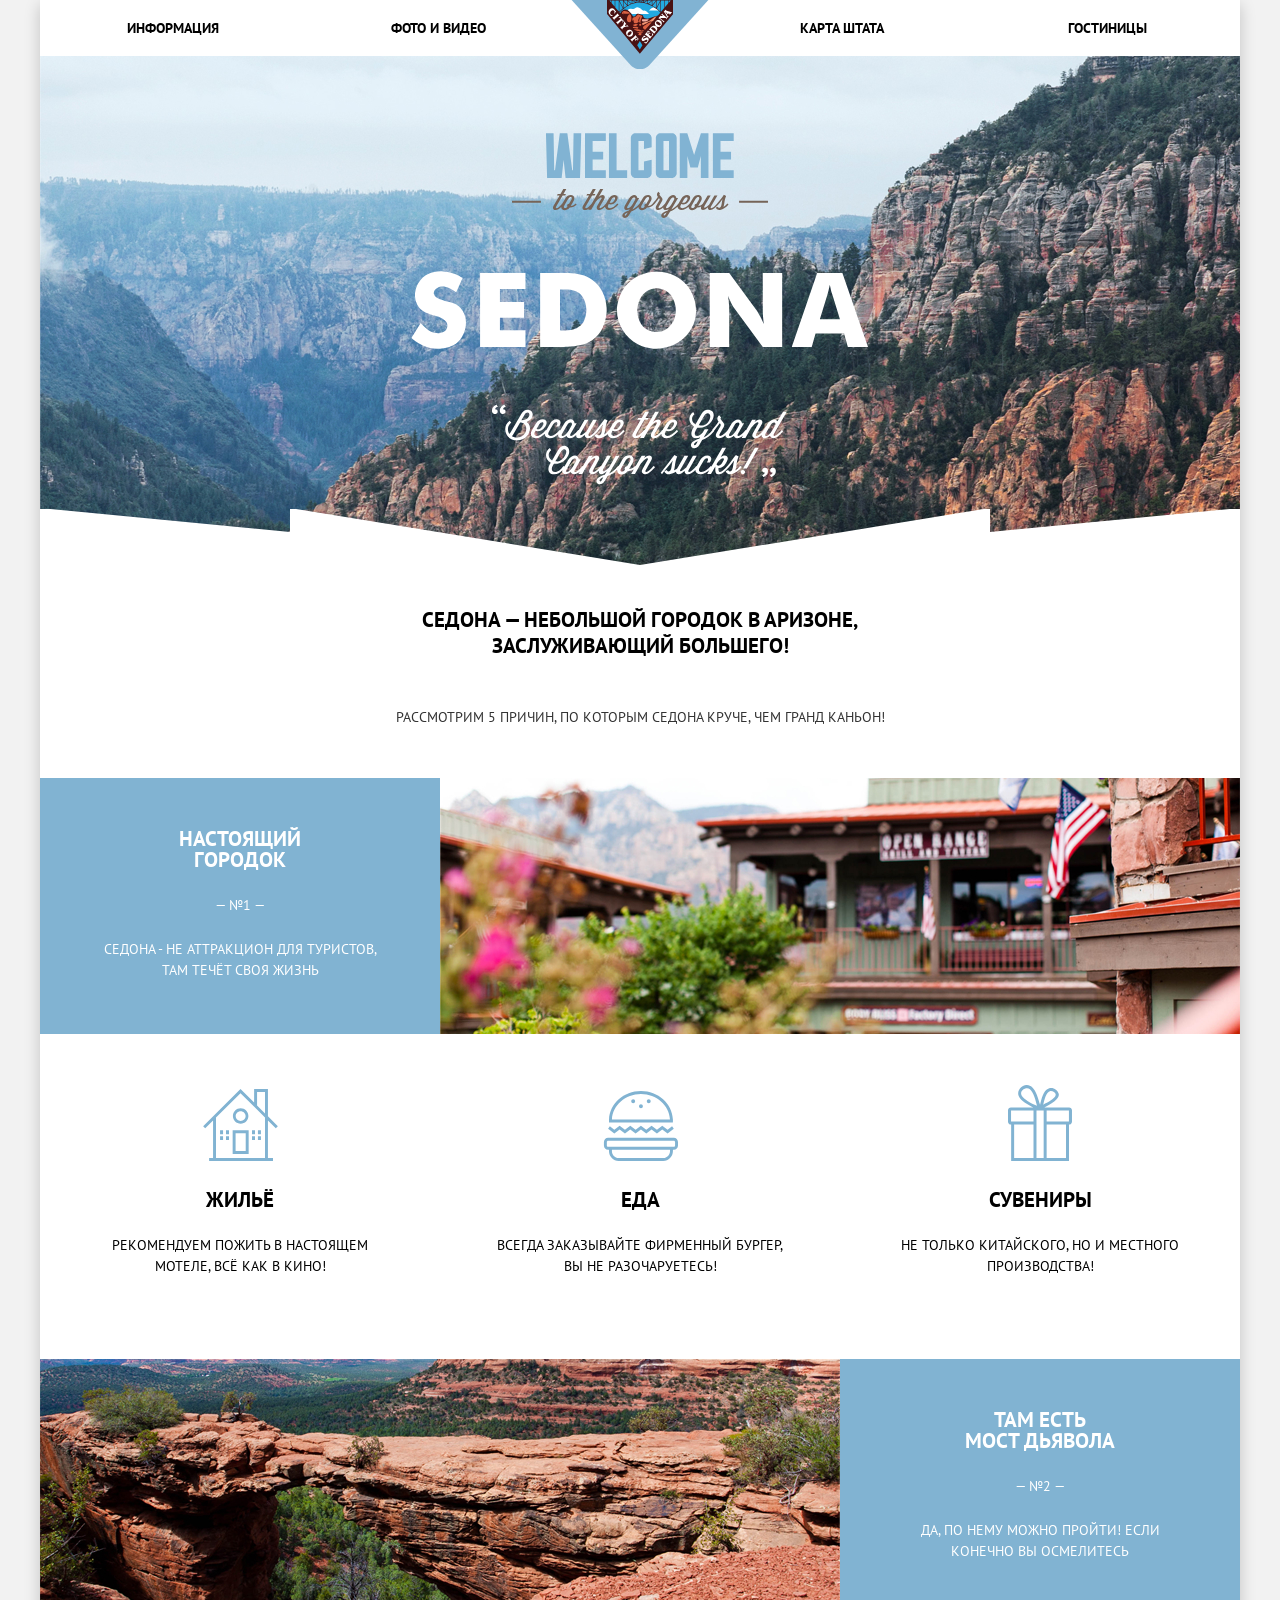
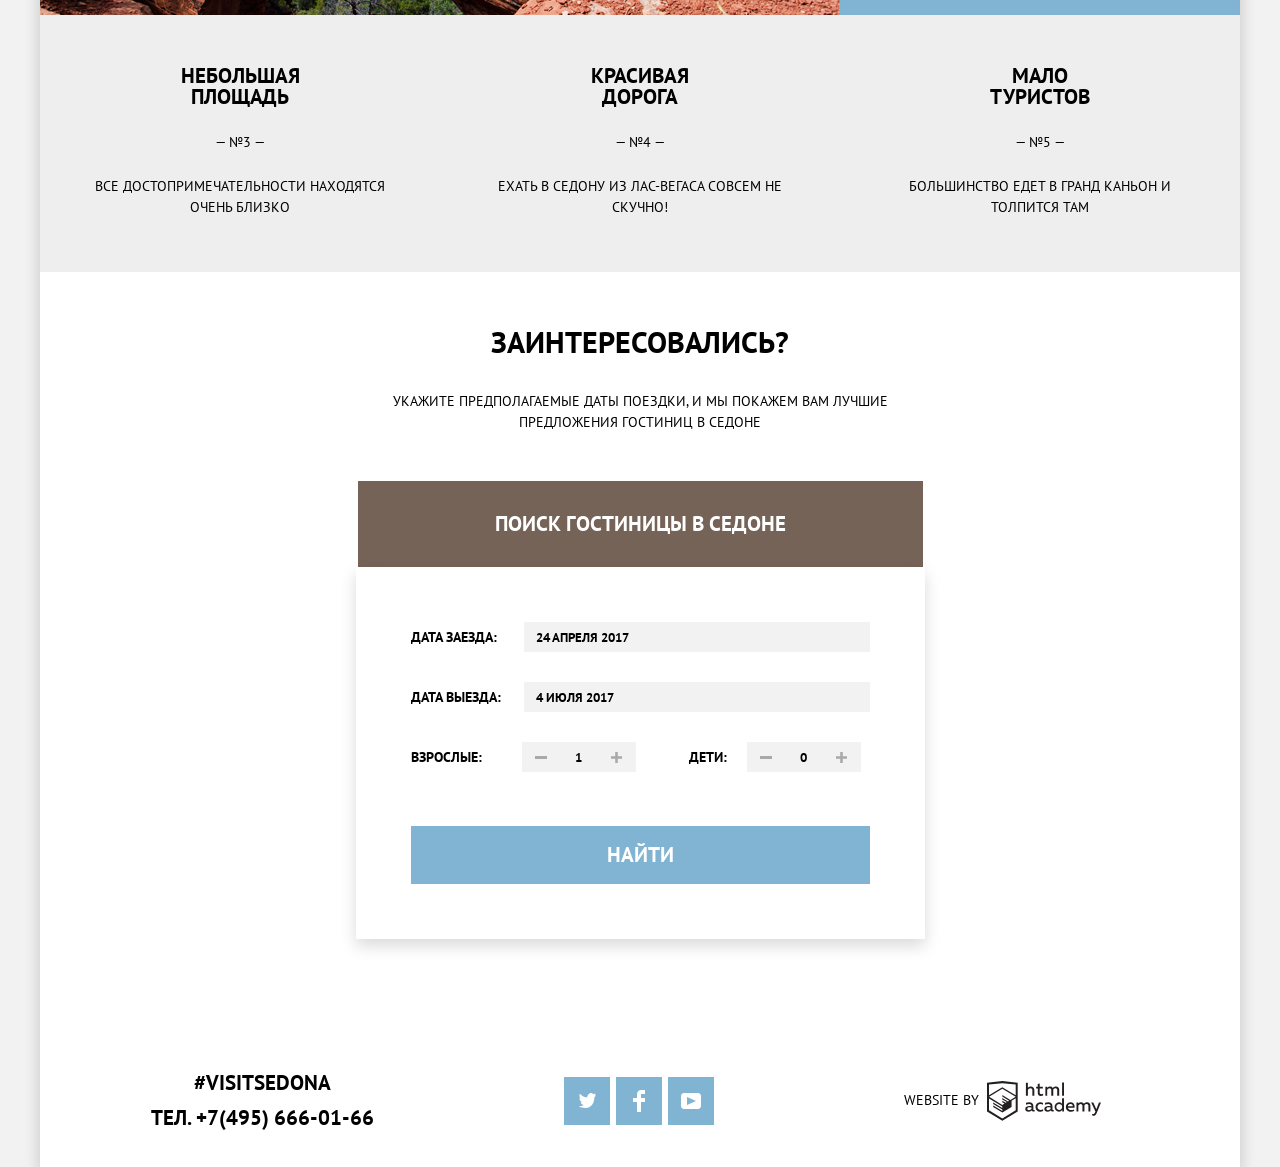
<file: index.html>
<!DOCTYPE html>
<html lang="ru">

<head>
	<meta charset="UTF-8">
	<meta http-equiv="X-UA-Compatible" content="IE=edge">
	<meta name="viewport" content="width=device-width, initial-scale=1.0">
	<title>Sedona</title>
	<link rel="preconnect" href="https://fonts.gstatic.com">
	<link href="https://fonts.googleapis.com/css2?family=PT+Sans:ital,wght@0,400;1,700&display=swap" rel="stylesheet">
	<link rel="stylesheet" href="css/vendor/nouislider.min.css">
  <link rel="stylesheet" href="css/vendor/custom.css">
	<link rel="stylesheet" href="css/style.css">
	<!-- <script src="https://code.jquery.com/jquery-2.2.4.js" integrity="sha256-iT6Q9iMJYuQiMWNd9lDyBUStIq/8PuOW33aOqmvFpqI="
		crossorigin="anonymous"></script> -->
	<link rel="apple-touch-icon" sizes="76x76" href="/favicon/apple-touch-icon.png">
	<link rel="icon" type="image/png" sizes="32x32" href="/favicon/favicon-32x32.png">
	<link rel="icon" type="image/png" sizes="16x16" href="/favicon/favicon-16x16.png">
	<link rel="manifest" href="/favicon/site.webmanifest">
	<link rel="mask-icon" href="/favicon/safari-pinned-tab.svg" color="#5bbad5">
	<meta name="msapplication-TileColor" content="#81b3d2">
	<meta name="theme-color" content="#81b3d2">
</head>

<body class="page-body">
	<!-- page -->
	<div class="page">
		<!-- header -->
		<header class="header">
			<!-- nav -->
			<nav class="nav">
				<!-- menu -->
				<ul class="menu">
					<li class="menu__item"><a class="menu__link" href="#">Информация</a></li>
					<li class="menu__item"><a class="menu__link" href="#">Фото и видео</a></li>
				</ul>
				<!-- logo -->
				<a href="#" class="logo">
					<img class="logo__image" src="img/header/logo.svg" alt="logo Sedona" width="138" height="70">
				</a>
				<!-- menu -->
				<ul class="menu">
					<li class="menu__item"><a class="menu__link" href="#">Карта штата</a></li>
					<li class="menu__item"><a class="menu__link" href="catalog.html">Гостиницы</a></li>
				</ul>
			</nav>
		</header>
		<!-- main -->
		<main class="main">
			<h1 class="visually-hidden">Туристический сайт для путешественников Sedona</h1>
			<!-- banner -->
			<section class="banner">
				<h2 class="visually-hidden">Виды Седоны</h2>
				<img class="banner__image" src="img/banner/welcome.svg" alt="empty">
			</section>
			<!-- features -->
			<section class="features">
				<h2 class="visually-hidden">Факты о Седоне</h2>
				<p class="features__title">Седона — небольшой городок в Аризоне, заслуживающий большего!</p>
				<p class="features__description">Рассмотрим 5 причин, по которым Седона круче, чем гранд каньон!</p>
				<!-- grid -->
				<div class="features-grid">
					<!-- line -->
					<div class="features-item features-item--blue">
						<h3 class="features-item__title">Настоящий<br>городок</h3>
						<p class="features-item__number">— №1 —</p>
						<p class="features-item__description">Седона - не аттракцион для туристов, там течёт своя жизнь</p>
					</div>
					<img src="img/features/image1.jpg" alt="empty" class="features__image features__image--right">
					<!-- line -->
					<ul class="features__list">
						<li class="features-item features-item--icon">
							<img src="img/features/icon-1.svg" alt="Жильё" class="features-item__ico">
							<h3 class="features-item__title">Жильё</h3>
							<p class="features-item__description">Рекомендуем пожить в настоящем мотеле, всё как в кино!</p>
						</li>
						<li class="features-item features-item--icon">
							<img src="img/features/icon-2.svg" alt="Еда" class="features-item__ico">
							<h3 class="features-item__title">Еда</h3>
							<p class="features-item__description">Всегда заказывайте фирменный бургер, вы не разочаруетесь!</p>
						</li>
						<li class="features-item features-item--icon">
							<img src="img/features/icon-3.svg" alt="Сувениры" class="features-item__ico">
							<h3 class="features-item__title">Сувениры</h3>
							<p class="features-item__description">Не только китайского, но и местного производства!</p>
						</li>
					</ul>
					<!-- line -->
					<img src="img/features/image2.jpg" alt="empty" class="features__image features__image--left">
					<div class="features-item features-item--blue">
						<h3 class="features-item__title">Там есть<br>Мост дьявола</h3>
						<p class="features-item__number">— №2 —</p>
						<p class="features-item__description">Да, по нему можно пройти! Если конечно вы осмелитесь</p>
					</div>
					<!-- line -->
					<div class="features-item features-item--brown">
						<h3 class="features-item__title">небольшая<br> площадь</h3>
						<p class="features-item__number">— №3 —</p>
						<p class="features-item__description">все достопримечательности находятся очень близко</p>
					</div>
					<div class="features-item features-item--brown">
						<h3 class="features-item__title">красивая<br>дорога</h3>
						<p class="features-item__number">— №4 —</p>
						<p class="features-item__description">ехать в седону из лас-вегаса совсем не скучно!</p>
					</div>
					<div class="features-item features-item--brown">
						<h3 class="features-item__title">мало<br> туристов</h3>
						<p class="features-item__number">— №5 —</p>
						<p class="features-item__description">большинство едет в гранд каньон и толпится там</p>
					</div>
			</section>
			<!-- booking -->
			<section class="booking">
				<h2 class="visually-hidden">Бронь отеля</h2>
				<!-- inner -->
				<div class="booking__inner">
					<p class="booking__lead">Заинтересовались?</p>
					<p class="booking__text">Укажите предполагаемые даты поездки, и мы покажем вам лучшие предложения гостиниц в
						седоне</p>
					<a class="booking__btn js-booking" href="#">Поиск гостиницы в седоне</a>
					<!-- form -->
					<form class="booking-form booking-form--show" action="https://echo.htmlacademy.ru" method="post">
						<!-- date -->
						<div class="booking-form__group">
							<label class="booking-form__label" for="date-arrival">Дата заезда:</label>
							<input type="text" placeholder="24 апреля 2017" name="date-arrival" class="booking-form__field js-date"
								id="date-arrival">
						</div>
						<!-- date -->
						<div class="booking-form__group">
							<label class="booking-form__label" for="date-departure">Дата выезда:</label>
							<input type="text" placeholder="4 июля 2017" name="date-departure" class="booking-form__field js-date"
								id="date-departure">
						</div>
						<!-- number -->
						<div class="booking-form__group">
							<label class="booking-form__label" for="adults">Взрослые:</label>
							<div class="booking-form__inner number" data-step="1" data-min="1" data-max="10">
								<button type="button" class="booking-form__control js-minus">
									<svg width="12" height="3" viewBox="0 0 12 3" fill="none" xmlns="http://www.w3.org/2000/svg">
										<rect width="12" height="3" fill="none" />
									</svg>
								</button>
								<input class="number-text" type="text" name="adults" value="1">
								<button type="button" class="booking-form__control js-plus">
									<svg width="11" height="11" viewBox="0 0 11 11" fill="#a9a9a9" xmlns="http://www.w3.org/2000/svg">
										<path fill-rule="evenodd" clip-rule="evenodd"
											d="M4.23086 6.76932V11H6.76932V6.76932H11V4.23086H6.76932V0H4.23085V4.23086H0V6.76932H4.23086Z"
											fill="none" />
									</svg>
								</button>
							</div>
						</div>
						<!-- number -->
						<div class="booking-form__group">
							<label class="booking-form__label" for="children">Дети:</label>
							<div class="booking-form__inner number" data-step="1" data-min="1" data-max="10">
								<button type="button" class="booking-form__control js-minus">
									<svg width="12" height="3" viewBox="0 0 12 3" fill="none" xmlns="http://www.w3.org/2000/svg">
										<rect width="12" height="3" fill="none" />
									</svg>
								</button>
								<input class="number-text" type="text" name="children" value="0" id="children">
								<button type="button" class="booking-form__control js-plus">
									<svg width="11" height="11" viewBox="0 0 11 11" fill="none" xmlns="http://www.w3.org/2000/svg">
										<path fill-rule="evenodd" clip-rule="evenodd"
											d="M4.23086 6.76932V11H6.76932V6.76932H11V4.23086H6.76932V0H4.23085V4.23086H0V6.76932H4.23086Z"
											fill="none" />
									</svg>
								</button>
							</div>
						</div>
						<!-- btn -->
						<button class="booking-form__btn" type="submit">Найти</button>
					</form>
				</div>
				<!-- map -->
				<iframe class="booking-form__map"
					src="https://yandex.ru/map-widget/v1/?um=constructor%3A9f7c5afc66b0ace947572eafb045fd55e4f3b42ff5296fceefef4905f727b99d&amp;source=constructor"
					width="100%"></iframe>
			</section>
		</main>
		<footer class="footer footer--index">
			<!-- contact -->
			<div class="footer__contact">
				<a class="footer__hash" href="#">#VISITSEDONA</a>
				<a class="footer__phone" href="tel:+74956660166">ТЕЛ. +7(495) 666-01-66</a>
			</div>
			<!-- social -->
			<ul class="social">
				<li class="social__item">
					<a class="social__link" href="#"><img src="img/footer/twitter.svg" alt="twitter" class="social__ico"></a>
				</li>
				<li class="social__item">
					<a class="social__link" href="#"><img src="img/footer/fb-icon.svg" alt="facebook" class="social__ico"></a>
				</li>
				<li class="social__item">
					<a class="social__link" href="#"><img src="img/footer/youtube.svg" alt="youtube" class="social__ico"></a>
				</li>
			</ul>
			<!-- copyright -->
			<a class="copyright" href="#"><span class="copyright__lead">Website by</span>
				<svg width="115" height="41" fill="none" xmlns="http://www.w3.org/2000/svg">
					<path fill-rule="evenodd" clip-rule="evenodd"
						d="M15.52 1.057h-.17L0 2.72v28.776l15.35 9.343 15.352-9.344V2.72L15.52 1.057zm61.498 1.565h-1.93v13.11h1.93V2.621zm-36.156.01v5.136a3.976 3.976 0 012.849-1.23 3.387 3.387 0 012.614 1.007 3.55 3.55 0 011.015 2.662v5.556h-1.973v-5.297a1.984 1.984 0 00-.41-1.44 1.899 1.899 0 00-1.289-.718h-.316a3.081 3.081 0 00-2.448 1.5v5.955H38.9V2.633h1.963zm36.156 28.852h-1.74v-1.425a4.061 4.061 0 01-3.366 1.662c-2.437-.168-4.33-2.239-4.33-4.736 0-2.498 1.893-4.569 4.33-4.737a3.98 3.98 0 013.165 1.402v-5.33h1.941v13.164zm-29.952-1.425c.197-.008.392-.044.58-.107v1.435c-.398.153-.82.23-1.245.226a1.758 1.758 0 01-1.762-1.079 5.035 5.035 0 01-3.313 1.166c-1.593 0-3.07-.896-3.07-2.752 0-2.298 2.11-3.01 3.914-3.01.77.013 1.537.103 2.29.27v-.324c0-1.079-.802-1.91-2.31-1.91a7.682 7.682 0 00-3.166.69V22.83a10.56 10.56 0 013.365-.593c2.49 0 4.02 1.209 4.02 3.938v3.237a.592.592 0 00.13.429c.096.12.236.194.387.208h.18v.01zM40.27 28.84c.027.389.205.75.495 1.004.289.253.666.378 1.046.345h.116a3.537 3.537 0 002.542-1.079v-1.532a10.039 10.039 0 00-1.91-.227c-1.055 0-2.278.356-2.278 1.49h-.01zm15.752-5.902a5.183 5.183 0 00-2.712-.69h-.369a4.514 4.514 0 00-3.18 1.471 4.722 4.722 0 00-1.23 3.341v.442c.164 2.498 2.273 4.39 4.716 4.23 1.004.024 2-.187 2.912-.615v-1.845a5.185 5.185 0 01-2.564.69 2.885 2.885 0 01-2.657-1.426 3.024 3.024 0 010-3.07 2.884 2.884 0 012.657-1.427c.865-.003 1.71.26 2.427.755v-1.856zM66.15 30.06c.198-.008.393-.045.58-.108v1.435c-.397.153-.82.23-1.244.226a1.758 1.758 0 01-1.762-1.079 5.035 5.035 0 01-3.313 1.166c-1.593 0-3.07-.896-3.07-2.752 0-2.298 2.11-3.01 3.914-3.01.77.013 1.537.103 2.29.27v-.324c0-1.079-.802-1.91-2.311-1.91a7.682 7.682 0 00-3.165.69V22.83c1.084-.379 2.22-.58 3.365-.593 2.49 0 4.02 1.209 4.02 3.938v3.237a.592.592 0 00.129.429c.097.12.237.194.388.208h.18v.01zm-6.296-.212a1.468 1.468 0 01-.498-1.008h.021c0-1.133 1.16-1.489 2.279-1.489.642.015 1.281.09 1.91.227v1.532a3.537 3.537 0 01-2.543 1.079h-.116a1.404 1.404 0 01-1.053-.34zm9.472-2.918c0-1.644 1.304-2.977 2.912-2.977l.021.054c1.214 0 2.314.731 2.806 1.866v2.158a3.015 3.015 0 01-2.827 1.877c-1.608 0-2.912-1.333-2.912-2.978zm14.022-4.682c3.492 0 4.705 2.892 4.135 5.492h-6.562c.222 1.618 1.762 2.276 3.366 2.276a6.326 6.326 0 002.785-.636v1.726c-1 .436-2.08.646-3.165.615-2.67 0-5.012-1.532-5.012-4.769a4.572 4.572 0 011.145-3.268 4.37 4.37 0 013.076-1.469h.232v.033zm-2.48 3.927c.101-1.351 1.253-2.365 2.575-2.265h.042c.62-.057 1.234.17 1.675.62.442.449.666 1.075.614 1.71H80.87v-.065zm8.62 5.287v-8.966h1.74v1.079a3.983 3.983 0 012.934-1.37 3.001 3.001 0 012.785 1.51c.793-.881 1.9-1.399 3.07-1.435a3.192 3.192 0 012.489 1.01c.647.69.971 1.631.887 2.583v5.61h-2.004v-5.556a1.74 1.74 0 00-.366-1.262 1.665 1.665 0 00-1.132-.626h-.275a2.936 2.936 0 00-2.184 1.208v6.237H95.43v-5.557a1.742 1.742 0 00-.38-1.266 1.666 1.666 0 00-1.15-.611h-.21a3.153 3.153 0 00-2.333 1.392v6.074h-1.825l-.042-.054zm24.488-8.988h-2.005l-2.648 6.798-3.018-6.787h-2.11l4.221 9.063-.18.454c-.517 1.36-1.234 2.05-2.184 2.05a2.96 2.96 0 01-.897-.13v1.694c.38.096.77.147 1.161.151 1.329 0 2.585-.744 3.534-3.086l4.126-10.206zM52.689 6.787V3.55l-1.962.464v2.719h-1.583V8.49h1.646v4.5c-.067.826.234 1.64.82 2.213a2.653 2.653 0 002.197.743c.793.007 1.58-.121 2.332-.378v-1.726a4.647 4.647 0 01-1.783.356c-1.14 0-1.667-.389-1.667-1.575V8.513h3.165V6.787H52.69zm5.697 8.966V6.754h1.752v1.08a3.983 3.983 0 012.922-1.382 2.998 2.998 0 012.743 1.435c.793-.882 1.9-1.4 3.07-1.435.94-.037 1.85.347 2.491 1.052.64.704.949 1.66.843 2.617v5.62h-2.004v-5.556a1.743 1.743 0 00-.366-1.262 1.668 1.668 0 00-1.132-.626h-.243a2.937 2.937 0 00-2.184 1.209v6.236h-2.005v-5.557a1.742 1.742 0 00-.365-1.262 1.667 1.667 0 00-1.133-.626h-.242A3.153 3.153 0 0060.2 9.69v6.074h-1.815v-.01zm-29.689 14.55l.01-.006-.01.021v-.015zm0-11.983v11.983l-13.346 8.13-13.346-8.115V18.515l13.283 8.092v1.424l-9.105-5.503v1.414l9.157 5.621v1.5l-9.147-5.567v1.456l9.158 5.621 9.232-5.653v-6.107l4.114-2.492zm.01-1.542l-3.67 2.158-1.689 1.079-8.04-4.931v1.413l6.848 4.23-.148.097-1.055.582-5.665-3.452v1.445l4.473 2.72-1.055.722-3.376-2.05v1.414l2.215 1.338-2.247 1.36L2.11 16.863 15.31 8.729l13.399 8.049zm-13.42-9.506l13.42 8.081V4.563L15.362 3.13 2.015 4.564v10.79l13.273-8.082z"
						fill="#231F20" />
				</svg>
			</a>
		</footer>
	</div>
	<script src="js/vendor/jquery.min.js"></script>
	<script src="js/script.js"></script>
</body>

</html>
</file>
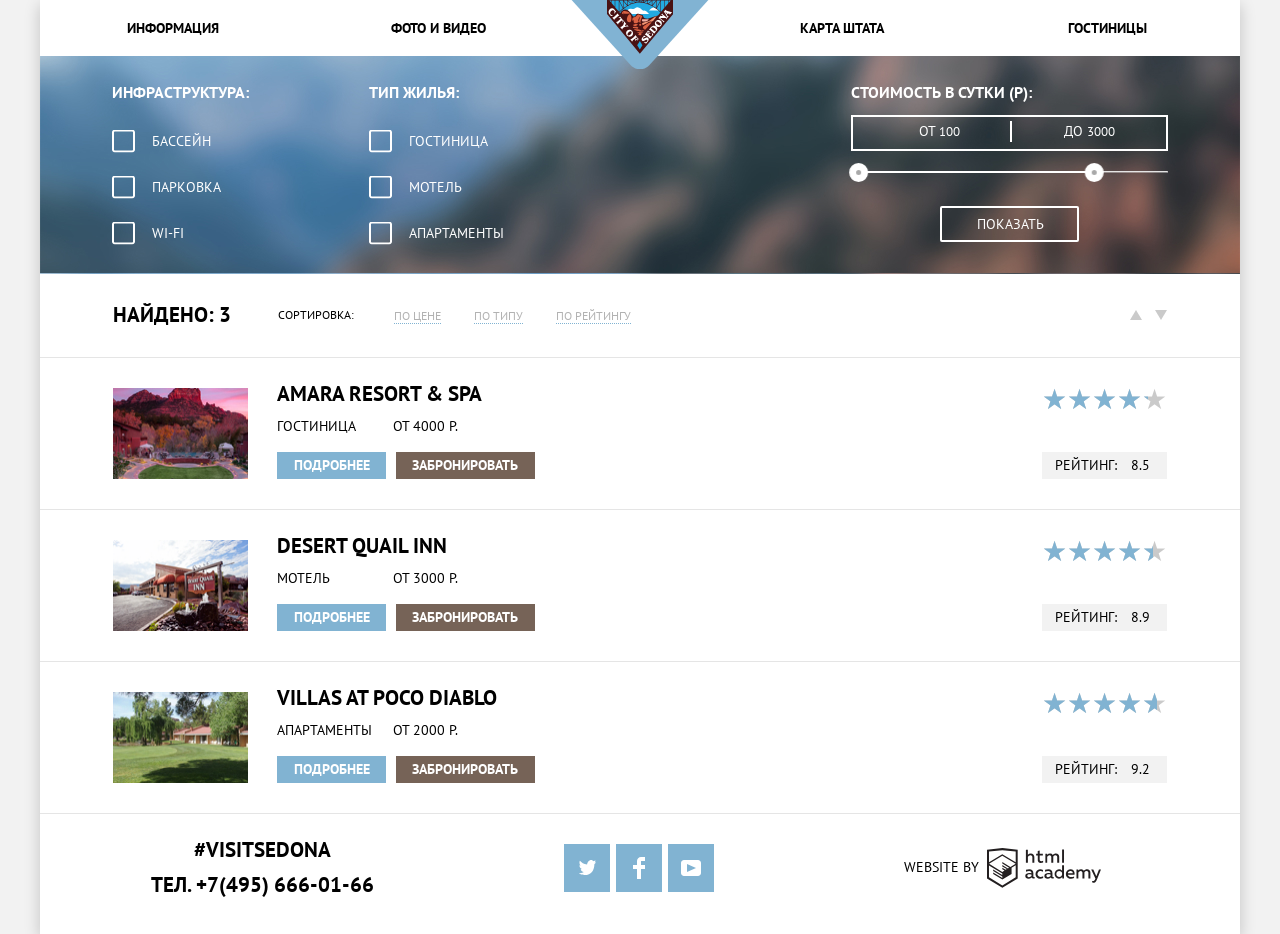
<file: catalog.html>
<!DOCTYPE html>
<html lang="ru">

<head>
  <meta charset="UTF-8">
  <meta http-equiv="X-UA-Compatible" content="IE=edge">
  <meta name="viewport" content="width=device-width, initial-scale=1.0">
  <title>Sedona catalog</title>
  <link rel="preconnect" href="https://fonts.gstatic.com">
  <link href="https://fonts.googleapis.com/css2?family=PT+Sans:ital,wght@0,400;1,700&display=swap" rel="stylesheet">
  <link rel="stylesheet" href="css/vendor/nouislider.min.css">
  <link rel="stylesheet" href="css/vendor/custom.css">
  <link rel="stylesheet" href="css/style.css">
  <!-- <script src="https://ajax.googleapis.com/ajax/libs/jquery/2.2.0/jquery.min.js"></script> -->
  <link rel="apple-touch-icon" sizes="76x76" href="/favicon/apple-touch-icon.png">
  <link rel="icon" type="image/png" sizes="32x32" href="/favicon/favicon-32x32.png">
  <link rel="icon" type="image/png" sizes="16x16" href="/favicon/favicon-16x16.png">
  <link rel="manifest" href="/favicon/site.webmanifest">
  <link rel="mask-icon" href="/favicon/safari-pinned-tab.svg" color="#5bbad5">
  <meta name="msapplication-TileColor" content="#81b3d2">
  <meta name="theme-color" content="#81b3d2">
</head>

<body class="page-body">
  <!-- page -->
  <div class="page">
    <!-- header -->
    <header class="header">
      <!-- nav -->
      <nav class="nav">
        <!-- menu -->
        <ul class="menu">
          <li class="menu__item"><a class="menu__link" href="#">Информация</a></li>
          <li class="menu__item"><a class="menu__link" href="#">Фото и видео</a></li>
        </ul>
        <!-- logo -->
        <a href="index.html" class="logo">
          <img class="logo__image" src="img/header/logo.svg" alt="logo Sedona" width="138" height="70">
        </a>
        <!-- menu -->
        <ul class="menu">
          <li class="menu__item"><a class="menu__link" href="#">Карта штата</a></li>
          <li class="menu__item"><a class="menu__link" href="catalog.html">Гостиницы</a></li>
        </ul>
      </nav>
    </header>
    <!-- main -->
    <main class="main">
      <h1 class="visually-hidden">Каталог отелей</h1>
      <!-- catalog -->
      <section class="catalog">
        <h2 class="visually-hidden">Каталог</h2>
        <!-- form -->
        <div class="catalog-filter">
          <form class="catalog-form" method="POST" action="https://echo.htmlacademy.ru">
            <!-- fieldset-checkbox -->
            <fieldset class="fieldset">
              <legend class="fieldset__title">Инфраструктура:</legend>
              <ul class="catalog-form__list">
                <li class="catalog-form__group">
                  <input class="catalog-form__check visually-hidden" type="checkbox" name="pool" id="pool">
                  <label class="catalog-form__label" for="pool">Бассейн</label>
                </li>
                <li class="catalog-form__group">
                  <input class="catalog-form__check visually-hidden" type="checkbox" name="parking" id="parking">
                  <label class="catalog-form__label" for="parking">Парковка</label>
                </li>
                <li class="catalog-form__group">
                  <input class="catalog-form__check visually-hidden" type="checkbox" name="wi-fi" id="wi-fi">
                  <label class="catalog-form__label" for="wi-fi">Wi-Fi</label>
                </li>
              </ul>
            </fieldset>
            <!-- fieldset-checkbox -->
            <fieldset class="fieldset">
              <legend class="fieldset__title">Тип жилья:</legend>
              <ul class="catalog-form__list">
                <li class="catalog-form__group">
                  <input class="catalog-form__check visually-hidden" type="checkbox" name="hotel" id="hotel">
                  <label class="catalog-form__label" for="hotel">Гостиница</label>
                </li>
                <li class="catalog-form__group">
                  <input class="catalog-form__check visually-hidden" type="checkbox" name="motel" id="motel">
                  <label class="catalog-form__label" for="motel">Мотель</label>
                </li>
                <li class="catalog-form__group">
                  <input class="catalog-form__check visually-hidden" type="checkbox" name="apartments" id="apartments">
                  <label class="catalog-form__label" for="apartments">Апартаменты</label>
                </li>
              </ul>
            </fieldset>
            <!-- fieldset-slider -->
            <fieldset class="fieldset">
              <legend class="fieldset__title">Стоимость в сутки (Р):</legend>
              <!-- form-control -->
              <div class="form-control">
                <label class="control__label">
                  <span class="control__label-text">От</span>
                  <input class="control__input" type="number" placeholder="0" name="control-min" id="input-0">
                </label>
                <label class="control__label">
                  <span class="control__label-text">До</span>
                  <input class="control__input" type="number" placeholder="3000" name="control-max" id="input-1">
                </label>
              </div>
              <!-- form-slider -->
              <div class="control__slider" id="range-slider"></div>
              <button class="catalog-form__btn" type="submit">Показать</button>
            </fieldset>
          </form>
        </div>
        <!-- sort -->
        <div class="sort">
          <!-- sort-count -->
          <p class="sort-count">Найдено:
            <span class="sort-count__value">3</span>
          </p>
          <!-- sort-title -->
          <h3 class="sort__title">Сортировка:</h3>
          <!-- sort-list -->
          <ul class="sort-list">
            <li class="sort__item">
              <a href="#" class="sort__link">По цене</a>
            </li>
            <li class="sort__item">
              <a href="#" class="sort__link">По типу</a>
            </li>
            <li class="sort__item">
              <a href="#" class="sort__link">По рейтингу</a>
            </li>
            <li class="sort__item-type">
              <a href="#" class="sort-type__link sort-type--up"></a>
              <a href="#" class="sort-type__link sort-type--down"></a>
            </li>
          </ul>
        </div>
        <!-- cards -->
        <ul class="cards">
          <!-- card -->
          <li class="card">
            <!-- card-column-left -->
            <div class="card__column card__column--left">
              <img class="card__preview" src="img/catalog/preview1.jpg" width="135" height="90"
                alt="Amara Resort & Spa">
              <div class="card__content">
                <h3 class="card__title">Amara Resort & Spa</h3>
                <div class="card__info">
                  <p class="card__type">Гостиница</p>
                  <p class="card__price">От 4000 Р.</p>
                </div>
                <div class="card__links">
                  <a href="#" class="card__btn card__btn--blue">Подробнее</a>
                  <a href="#" class="card__btn card__btn--brown">Забронировать</a>
                </div>
              </div>
            </div>
            <!-- card-column-right -->
            <div class="card__column card__column--right">
              <!-- rating -->
              <div class="rating ratign_set">
                <div class="rating__body">
                  <div class="rating__active"></div>
                  <div class="rating__items">
                    <input type="radio" class="rating__item" value="1" name="rating">
                    <input type="radio" class="rating__item" value="2" name="rating">
                    <input type="radio" class="rating__item" value="3" name="rating">
                    <input type="radio" class="rating__item" value="4" name="rating">
                    <input type="radio" class="rating__item" value="5" name="rating">
                    <input type="radio" class="rating__item" value="6" name="rating">
                    <input type="radio" class="rating__item" value="7" name="rating">
                    <input type="radio" class="rating__item" value="8" name="rating">
                    <input type="radio" class="rating__item" value="9" name="rating">
                    <input type="radio" class="rating__item" value="10" name="rating">
                  </div>
                </div>
                <p class="rating__value--inner">Рейтинг:
                  <span class="rating__value">8.5</span>
                </p>
              </div>
            </div>
          </li>
          <!-- card -->
          <li class="card">
            <!-- card-column-left -->
            <div class="card__column card__column--left">
              <img class="card__preview" src="img/catalog/preview2.jpg" width="135" height="90" alt="Desert Quail Inn">
              <div class="card__content">
                <h3 class="card__title">Desert Quail Inn</h3>
                <div class="card__info">
                  <p class="card__type">Мотель</p>
                  <p class="card__price">От 3000 Р.</p>
                </div>
                <div class="card__links">
                  <a href="#" class="card__btn card__btn--blue">Подробнее</a>
                  <a href="#" class="card__btn card__btn--brown">Забронировать</a>
                </div>
              </div>
            </div>
            <!-- card-column-right -->
            <div class="card__column card__column--right">
              <!-- rating -->
              <div class="rating ratign_set">
                <div class="rating__body">
                  <div class="rating__active"></div>
                  <div class="rating__items">
                    <input type="radio" class="rating__item" value="1" name="rating">
                    <input type="radio" class="rating__item" value="2" name="rating">
                    <input type="radio" class="rating__item" value="3" name="rating">
                    <input type="radio" class="rating__item" value="4" name="rating">
                    <input type="radio" class="rating__item" value="5" name="rating">
                    <input type="radio" class="rating__item" value="6" name="rating">
                    <input type="radio" class="rating__item" value="7" name="rating">
                    <input type="radio" class="rating__item" value="8" name="rating">
                    <input type="radio" class="rating__item" value="9" name="rating">
                    <input type="radio" class="rating__item" value="10" name="rating">
                  </div>
                </div>
                <p class="rating__value--inner">Рейтинг:
                  <span class="rating__value">8.9</span>
                </p>
              </div>
            </div>
          </li>
          <!-- card -->
          <li class="card">
            <!-- card-column-left -->
            <div class="card__column card__column--left">
              <img class="card__preview" src="img/catalog/preview3.jpg" width="135" height="90"
                alt="Villas at Poco Diablo">
              <div class="card__content">
                <h3 class="card__title">Villas at Poco Diablo</h3>
                <div class="card__info">
                  <p class="card__type">Апартаменты</p>
                  <p class="card__price">От 2000 Р.</p>
                </div>
                <div class="card__links">
                  <a href="#" class="card__btn card__btn--blue">Подробнее</a>
                  <a href="#" class="card__btn card__btn--brown">Забронировать</a>
                </div>
              </div>
            </div>
            <!-- card-column-right -->
            <div class="card__column card__column--right">
              <!-- rating -->
              <div class="rating ratign_set">
                <div class="rating__body">
                  <div class="rating__active"></div>
                  <div class="rating__items">
                    <input type="radio" class="rating__item" value="1" name="rating">
                    <input type="radio" class="rating__item" value="2" name="rating">
                    <input type="radio" class="rating__item" value="3" name="rating">
                    <input type="radio" class="rating__item" value="4" name="rating">
                    <input type="radio" class="rating__item" value="5" name="rating">
                    <input type="radio" class="rating__item" value="6" name="rating">
                    <input type="radio" class="rating__item" value="7" name="rating">
                    <input type="radio" class="rating__item" value="8" name="rating">
                    <input type="radio" class="rating__item" value="9" name="rating">
                    <input type="radio" class="rating__item" value="10" name="rating">
                  </div>
                </div>
                <p class="rating__value--inner">Рейтинг:
                  <span class="rating__value">9.2</span>
                </p>
              </div>
            </div>
          </li>
        </ul>
      </section>
    </main>
    <!-- footer -->
    <footer class="footer">
      <!-- contact -->
      <div class="footer__contact">
        <a class="footer__hash" href="#">#VISITSEDONA</a>
        <a class="footer__phone" href="tel:+74956660166">ТЕЛ. +7(495) 666-01-66</a>
      </div>
      <!-- social -->
      <ul class="social">
        <li class="social__item">
          <a class="social__link" href="#"><img src="img/footer/twitter.svg" alt="twitter" class="social__ico"></a>
        </li>
        <li class="social__item">
          <a class="social__link" href="#"><img src="img/footer/fb-icon.svg" alt="facebook" class="social__ico"></a>
        </li>
        <li class="social__item">
          <a class="social__link" href="#"><img src="img/footer/youtube.svg" alt="youtube" class="social__ico"></a>
        </li>
      </ul>
      <!-- copyright -->
      <a class="copyright" href="#"><span class="copyright__lead">Website by</span>
        <svg width="115" height="41" fill="none" xmlns="http://www.w3.org/2000/svg">
          <path fill-rule="evenodd" clip-rule="evenodd"
            d="M15.52 1.057h-.17L0 2.72v28.776l15.35 9.343 15.352-9.344V2.72L15.52 1.057zm61.498 1.565h-1.93v13.11h1.93V2.621zm-36.156.01v5.136a3.976 3.976 0 012.849-1.23 3.387 3.387 0 012.614 1.007 3.55 3.55 0 011.015 2.662v5.556h-1.973v-5.297a1.984 1.984 0 00-.41-1.44 1.899 1.899 0 00-1.289-.718h-.316a3.081 3.081 0 00-2.448 1.5v5.955H38.9V2.633h1.963zm36.156 28.852h-1.74v-1.425a4.061 4.061 0 01-3.366 1.662c-2.437-.168-4.33-2.239-4.33-4.736 0-2.498 1.893-4.569 4.33-4.737a3.98 3.98 0 013.165 1.402v-5.33h1.941v13.164zm-29.952-1.425c.197-.008.392-.044.58-.107v1.435c-.398.153-.82.23-1.245.226a1.758 1.758 0 01-1.762-1.079 5.035 5.035 0 01-3.313 1.166c-1.593 0-3.07-.896-3.07-2.752 0-2.298 2.11-3.01 3.914-3.01.77.013 1.537.103 2.29.27v-.324c0-1.079-.802-1.91-2.31-1.91a7.682 7.682 0 00-3.166.69V22.83a10.56 10.56 0 013.365-.593c2.49 0 4.02 1.209 4.02 3.938v3.237a.592.592 0 00.13.429c.096.12.236.194.387.208h.18v.01zM40.27 28.84c.027.389.205.75.495 1.004.289.253.666.378 1.046.345h.116a3.537 3.537 0 002.542-1.079v-1.532a10.039 10.039 0 00-1.91-.227c-1.055 0-2.278.356-2.278 1.49h-.01zm15.752-5.902a5.183 5.183 0 00-2.712-.69h-.369a4.514 4.514 0 00-3.18 1.471 4.722 4.722 0 00-1.23 3.341v.442c.164 2.498 2.273 4.39 4.716 4.23 1.004.024 2-.187 2.912-.615v-1.845a5.185 5.185 0 01-2.564.69 2.885 2.885 0 01-2.657-1.426 3.024 3.024 0 010-3.07 2.884 2.884 0 012.657-1.427c.865-.003 1.71.26 2.427.755v-1.856zM66.15 30.06c.198-.008.393-.045.58-.108v1.435c-.397.153-.82.23-1.244.226a1.758 1.758 0 01-1.762-1.079 5.035 5.035 0 01-3.313 1.166c-1.593 0-3.07-.896-3.07-2.752 0-2.298 2.11-3.01 3.914-3.01.77.013 1.537.103 2.29.27v-.324c0-1.079-.802-1.91-2.311-1.91a7.682 7.682 0 00-3.165.69V22.83c1.084-.379 2.22-.58 3.365-.593 2.49 0 4.02 1.209 4.02 3.938v3.237a.592.592 0 00.129.429c.097.12.237.194.388.208h.18v.01zm-6.296-.212a1.468 1.468 0 01-.498-1.008h.021c0-1.133 1.16-1.489 2.279-1.489.642.015 1.281.09 1.91.227v1.532a3.537 3.537 0 01-2.543 1.079h-.116a1.404 1.404 0 01-1.053-.34zm9.472-2.918c0-1.644 1.304-2.977 2.912-2.977l.021.054c1.214 0 2.314.731 2.806 1.866v2.158a3.015 3.015 0 01-2.827 1.877c-1.608 0-2.912-1.333-2.912-2.978zm14.022-4.682c3.492 0 4.705 2.892 4.135 5.492h-6.562c.222 1.618 1.762 2.276 3.366 2.276a6.326 6.326 0 002.785-.636v1.726c-1 .436-2.08.646-3.165.615-2.67 0-5.012-1.532-5.012-4.769a4.572 4.572 0 011.145-3.268 4.37 4.37 0 013.076-1.469h.232v.033zm-2.48 3.927c.101-1.351 1.253-2.365 2.575-2.265h.042c.62-.057 1.234.17 1.675.62.442.449.666 1.075.614 1.71H80.87v-.065zm8.62 5.287v-8.966h1.74v1.079a3.983 3.983 0 012.934-1.37 3.001 3.001 0 012.785 1.51c.793-.881 1.9-1.399 3.07-1.435a3.192 3.192 0 012.489 1.01c.647.69.971 1.631.887 2.583v5.61h-2.004v-5.556a1.74 1.74 0 00-.366-1.262 1.665 1.665 0 00-1.132-.626h-.275a2.936 2.936 0 00-2.184 1.208v6.237H95.43v-5.557a1.742 1.742 0 00-.38-1.266 1.666 1.666 0 00-1.15-.611h-.21a3.153 3.153 0 00-2.333 1.392v6.074h-1.825l-.042-.054zm24.488-8.988h-2.005l-2.648 6.798-3.018-6.787h-2.11l4.221 9.063-.18.454c-.517 1.36-1.234 2.05-2.184 2.05a2.96 2.96 0 01-.897-.13v1.694c.38.096.77.147 1.161.151 1.329 0 2.585-.744 3.534-3.086l4.126-10.206zM52.689 6.787V3.55l-1.962.464v2.719h-1.583V8.49h1.646v4.5c-.067.826.234 1.64.82 2.213a2.653 2.653 0 002.197.743c.793.007 1.58-.121 2.332-.378v-1.726a4.647 4.647 0 01-1.783.356c-1.14 0-1.667-.389-1.667-1.575V8.513h3.165V6.787H52.69zm5.697 8.966V6.754h1.752v1.08a3.983 3.983 0 012.922-1.382 2.998 2.998 0 012.743 1.435c.793-.882 1.9-1.4 3.07-1.435.94-.037 1.85.347 2.491 1.052.64.704.949 1.66.843 2.617v5.62h-2.004v-5.556a1.743 1.743 0 00-.366-1.262 1.668 1.668 0 00-1.132-.626h-.243a2.937 2.937 0 00-2.184 1.209v6.236h-2.005v-5.557a1.742 1.742 0 00-.365-1.262 1.667 1.667 0 00-1.133-.626h-.242A3.153 3.153 0 0060.2 9.69v6.074h-1.815v-.01zm-29.689 14.55l.01-.006-.01.021v-.015zm0-11.983v11.983l-13.346 8.13-13.346-8.115V18.515l13.283 8.092v1.424l-9.105-5.503v1.414l9.157 5.621v1.5l-9.147-5.567v1.456l9.158 5.621 9.232-5.653v-6.107l4.114-2.492zm.01-1.542l-3.67 2.158-1.689 1.079-8.04-4.931v1.413l6.848 4.23-.148.097-1.055.582-5.665-3.452v1.445l4.473 2.72-1.055.722-3.376-2.05v1.414l2.215 1.338-2.247 1.36L2.11 16.863 15.31 8.729l13.399 8.049zm-13.42-9.506l13.42 8.081V4.563L15.362 3.13 2.015 4.564v10.79l13.273-8.082z"
            fill="#231F20" />
        </svg>
      </a>
    </footer>
    <script src="js/vendor/jquery.min.js"></script>
    <script src="js/vendor/nouislider.min.js"></script>
    <script src="js/vendor/rage-slider.js"></script>
    <script src="js/script.js"></script>
  </div>
</body>

</html>
</file>
<file: css/vendor/custom.css>
html {
	box-sizing: border-box;
	padding: 0;
	margin: 0;
	height: 100%;
	width: 100%;
	/* -ms-overflow-style: scrollbar; */
}

body {
 margin: 0;
 padding: 0;
}

*,
*::before,
*::after {
	box-sizing: inherit;
}

h1,
h2,
h3,
h4,
h5,
h6 {
	padding: 0;
	margin: 0;
}

p {
	padding: 0;
	margin: 0;
	hyphens: auto;
}

ul,
ol {
	padding: 0;
	margin: 0;
	list-style: none;
}

table {
	border-collapse: collapse;
	border-spacing: 0;
}

img {
	height: auto;
	max-width: 100%;
	vertical-align: middle;
	border: none;
}

a {
	color: inherit;
	text-decoration: none;
}

button,
input,
optgroup,
select,
textarea {
	padding: 0;
	margin: 0;
	border: none;
	border-radius: 0;
	box-shadow: none;
	background-color: transparent;
	font-family: inherit;
	color: inherit;
	letter-spacing: inherit;
}
button,
input {
	overflow: visible;
	transition: all 0.3s ease;
	outline: none;
}
button,
[type="button"],
[type="reset"],
[type="submit"] {
	cursor: pointer;
	-webkit-appearance: none;
}
button::-moz-focus-inner,
[type="button"]::-moz-focus-inner,
[type="reset"]::-moz-focus-inner,
[type="submit"]::-moz-focus-inner {
	border: none;
	padding: 0;
}
button:-moz-focusring,
[type="button"]:-moz-focusring,
[type="reset"]:-moz-focusring,
[type="submit"]:-moz-focusring {
	outline: none;
}
[type="number"]::-webkit-inner-spin-button,
[type="number"]::-webkit-outer-spin-button {
	height: auto;
}
[type="search"]::-webkit-search-decoration {
	-webkit-appearance: none;
}
[type="search"] {
	outline: none;
}
::-webkit-file-upload-button {
	-webkit-appearance: button;
	font: inherit;
}

select {
	-webkit-appearance: none;
	-moz-appearance: none;
	appearance: none;
}
select::-ms-expand {
	display: none;
}

textarea {
	resize: none;
	overflow-y: auto;
	overflow-x: hidden;
}

fieldset {
	padding: 0;
	margin: 0;
	border: none;
}
legend {
	display: block;
	padding: 0;
	white-space: normal;
}

::-webkit-input-placeholder {
	color: inherit;
	opacity: 1;
	transition: opacity 0.3s;
}
::-moz-placeholder {
	color: inherit;
	opacity: 1;
	transition: opacity 0.3s;
}
:-moz-placeholder {
	color: inherit;
	opacity: 1;
	transition: opacity 0.3s;
}
:-ms-input-placeholder {
	color: inherit;
	opacity: 1;
	transition: opacity 0.3s;
}
:focus::-webkit-input-placeholder {
	opacity: 0;
}
:focus::-moz-placeholder {
	opacity: 0;
}
:focus:-moz-placeholder {
	opacity: 0;
}
:focus:-ms-input-placeholder {
	opacity: 0;
}
label,
button,
input,
select {
	cursor: pointer;
}

svg {
	fill: currentColor;
	transition: all 0.3s ease;
}

:disabled,
.disabled {
	cursor: not-allowed;
}

::selection {
	color: #fff;
	background-color: #004fe4;
}

@media (prefers-reduced-motion: reduce) {
	* {
		animation-duration: 0.01ms !important;
		animation-iteration-count: 1 !important;
		transition-duration: 0.01ms !important;
		scroll-behavior: auto !important;
	}
}
</file>
<file: css/style.css>
/*======================================
Variables
========================================*/
:root {
  /* color */
  --black: #000;
  --white: #fff;
  --blue: #81b3d2;
  --blue-100: #669ec0;
  --blue-200: #5496bd;
  --brown: #766357;
  --brown-100: #604e43;
  --brown-200: #503e33;
  --gray-100: #eeeeee;
  --gray-200: #a9a9a9;
  --light-gray: #f2f2f2;
  --gray: #cacaca;
  --dark-gray: #333333;
  --gray-body: #888888;
  /* decoration */
  --transition: all 0.3s ease;
  --box-shadow: 0px 5px 15px rgba(0, 1, 1, 0.2);
}

/*======================================
Grobal
========================================*/

.visually-hidden,
.visually-hidden:not(:focus):not(:active) {
  position: absolute;
  width: 1px;
  height: 1px;
  margin: -1px;
  border: 0;
  padding: 0;
  white-space: nowrap;
  clip-path: inset(100%);
  clip: rect(0 0 0 0);
  overflow: hidden;
}

h3 {
  font-weight: 700;
  font-size: 21px;
  line-height: 21px;
}

/*======================================
Body
========================================*/

/* page */

.page-body {
  font-size: 14px;
  line-height: 21px;
  font-weight: 400;
  font-family: "PT Sans", Arial, Helvetica, sans-serif;
  text-transform: uppercase;
  background-color: var(--light-gray);
}

.page {
  position: relative;
  max-width: 1200px;
  margin: 0 auto;
  background-color: var(--white);
  box-shadow: var(--box-shadow);
}

/*======================================
Header
========================================*/

/* navigation */

.nav {
  display: flex;
  max-height: 56px;
  align-items: center;
}
.menu {
  display: flex;
  max-width: 531px;
  width: 100%;
}

.menu__item {
  width: calc(100% / 2);
  text-align: center;
}

.menu__link {
  display: block;
  font-weight: 700;
  font-size: 14px;
  line-height: 26px;
  transition: var(--transition);
}

.menu__link:hover,
.menu__link:focus {
  color: var(--blue);
}

.menu__link:active {
  color: rgba(0, 0, 0, 0.3);
}

.logo {
  transform: translateY(9%);
  z-index: 5;
}

/*======================================
Main
========================================*/

/* banner */

.banner {
  position: relative;
  text-align: center;
  padding: 77px 0 80px 0;
  background-color: var(--blue-100);
  background: url(/img/banner/background.jpg) no-repeat center;
}

.banner::before {
  position: absolute;
  content: "";
  height: 56px;
  width: 100%;
  left: 0;
  bottom: 0;
  background: url(/img/banner/shape.svg) no-repeat bottom;
  z-index: 10;
}

/* features */

.features {
  padding-top: 42px;
}

.features__title {
  text-align: center;
  font-weight: 700;
  font-size: 21px;
  line-height: 26px;
  max-width: 470px;
  margin: 0 auto 48px;
}

.features__description {
  text-align: center;
  color: var(--dark-gray);
  max-width: 519px;
  margin: auto;
  margin-bottom: 50px;
}

.features-grid {
  display: grid;
  grid-template-columns: repeat(3, 1fr);
}

.features-item {
  text-align: center;
  padding: 50px 50px 0 50px;
}

.features__list {
  display: grid;
  align-items: end;
  grid-template-columns: repeat(3, 1fr);
  grid-column: 1 / 4;
}

.features-item--blue {
  background-color: var(--blue);
  color: var(--white);
}

.features-item__title {
  margin-bottom: 25px;
}
.features-item__number {
  margin-bottom: 23px;
}
.features__image--right {
  grid-column: 2/4;
}
.features-item--icon {
  padding-bottom: 82px;
}
.features-item__ico {
  margin-bottom: 28px;
}
.features__image--left {
  grid-column: 1/3;
}

.features-item--brown {
  background-color: var(--gray-100);
  padding-bottom: 54px;
}

/* booking */

.booking {
  padding-top: 58px;
}

.booking__inner {
  position: relative;
  max-width: 568px;
  margin: 0 auto;
  text-align: center;
}

.booking__lead {
  font-weight: 700;
  font-size: 30px;
  line-height: 24px;
  margin-bottom: 37px;
}

.booking__text {
  margin-bottom: 48px;
}

.booking__btn {
  display: inline-block;
  font-weight: 700;
  font-size: 21px;
  line-height: 26px;
  text-align: center;
  padding: 30px 137px;
  background-color: var(--brown);
  color: var(--white);
  transition: var(--transition);
}

.booking__btn:hover,
.booking__btn:focus {
  background-color: var(--brown-100);
}

.booking__btn:active {
  background-color: var(--brown-200);
  color: rgba(255, 255, 255, 0.3);
}

/* form */

.booking-form {
  display: flex;
  flex-wrap: wrap;
  position: absolute;
  background-color: var(--white);
  padding: 55px;
  box-shadow: 0px 7px 15px rgba(0, 1, 1, 0.15);
  z-index: -1;
  opacity: 0;
  visibility: hidden;
  transition: all 0.6s ease;
}

.booking-form--show {
  z-index: 2;
  opacity: 1;
  visibility: visible;
}

.booking-form__group {
  display: flex;
  justify-content: space-between;
  align-items: center;
  width: 100%;
  margin-bottom: 30px;
}

.booking-form__group:nth-child(3),
.booking-form__group:nth-child(4) {
  max-width: 225px;
  width: 50%;
  margin-bottom: 54px;
}
.booking-form__group:nth-child(4) {
  padding-left: 53px;
}
.booking-form__label {
  font-weight: 700;
}
.booking-form__field {
  background-color: var(--light-gray);
  align-items: baseline;
  max-width: 346px;
  width: 100%;
  padding: 6px 12px;
  font-weight: 700;
  text-transform: uppercase;
}
.booking-form__inner {
  display: flex;
  max-width: 114px;
  width: 100%;
  background-color: var(--light-gray);
}

.booking-form__inner > * {
  display: flex;
  justify-content: center;
  align-items: center;
  width: calc(100% / 3);
  text-align: center;
}

.booking-form__inner input {
  padding: 6px;
  font-weight: 700;
}

.booking-form__control path,
.booking-form__control rect {
  fill: var(--gray-200);
}

.booking-form__control:hover path,
.booking-form__control:focus path,
.booking-form__control:hover rect,
.booking-form__control:focus rect {
  fill: var(--black);
}

.booking-form__control:active path,
.booking-form__control:active rect {
  fill: var(--blue);
}

.booking-form__btn {
  display: inline-block;
  font-weight: 700;
  font-size: 21px;
  line-height: 26px;
  text-transform: uppercase;
  text-align: center;
  padding: 16px 196px;
  background-color: var(--blue);
  color: var(--white);
  transition: var(--transition);
}

.booking-form__btn:hover,
.booking-form__btn:focus {
  background-color: var(--blue-100);
}

.booking-form__btn:active {
  background-color: var(--blue-200);
  color: rgba(255, 255, 255, 0.3);
}

/* map */
.booking-form__map {
  height: 594px;
  border: 0;
  border: none;
}

/*======================================
Footer
========================================*/

.footer {
  display: flex;
  padding: 23px 138px 36px 111px;
  justify-content: space-between;
  align-items: center;
}

.footer--index {
  position: absolute;
  bottom: 0;
  left: 0;
  right: 0;
  z-index: 20;
  background-color: rgba(255, 255, 255, 0.9);
}

.footer__contact {
  font-weight: 700;
  font-size: 21px;
  line-height: 26px;
  text-align: center;
}
.footer__hash {
  display: block;
  margin-bottom: 9px;
}

.social {
  display: flex;
  justify-content: space-between;
  align-items: center;
  max-width: 150px;
  width: 100%;
}
.social__link {
  display: flex;
  width: 46px;
  height: 48px;
  align-items: center;
  justify-content: center;
  background-color: var(--blue);
  transition: var(--transition);
}

.social__link:hover,
.social__link:focus {
  background-color: var(--blue-100);
}

.social__link:active {
  background-color: var(--blue-200);
}

.social__link:active .social__ico {
  opacity: 0.3;
}

.copyright {
  display: flex;
  align-items: center;
}

.copyright path {
  transition: var(--transition);
}

.copyright:hover path,
.copyright:focus path {
  fill: var(--blue);
}

.copyright:active path {
  opacity: 0.3;
}

.copyright__lead {
  margin-right: 8px;
}

/*======================================
Catalog
========================================*/

/* form */

.catalog-filter {
  background-image: url(/img/catalog/background.jpg);
  padding: 26px 72px 30px;
}

.catalog-form {
  display: flex;
  color: var(--white);
}

.fieldset:nth-child(2) {
  margin-left: 120px;
}

.fieldset:nth-child(3) {
  max-width: 317px;
  width: 100%;
  margin-left: auto;
}

.fieldset__title {
  font-weight: 700;
  font-size: 16px;
}

.catalog-form__list {
  margin-top: 28px;
}

.catalog-form__group:not(:last-child) {
  margin-bottom: 25px;
}

.catalog-form__label {
  padding-left: 40px;
  position: relative;
}

.catalog-form__check + .catalog-form__label::before {
  position: absolute;
  content: "";
  width: 23px;
  height: 23px;
  left: 0;
  top: 50%;
  transform: translateY(-50%);
  background-image: url(/img/catalog/checkbox-off.svg);
}

.catalog-form__check:checked + .catalog-form__label::before {
  width: 25px;
  background-image: url(/img/catalog/checkbox-on.svg);
}

.form-control {
  border: 2px solid var(--white);
  padding: 4px 8px 7px 66px;
  display: flex;
  justify-content: space-between;
  margin-top: 12px;
  margin-bottom: 20px;
}

.control__label:not(:last-child) {
  border-right: 2px solid var(--white);
}

.control__input {
  max-width: 71px;
  width: 100%;
}

.control__slider {
  margin-bottom: 33px;
}

.noUi-target {
  background-color: rgba(255, 255, 255, 0.3);
  border: none;
  height: 2px;
}

.noUi-connect {
  background-color:var(--white);
}

.noUi-handle::before,
.noUi-handle::after {
  display: none;
}

.noUi-handle {
  border-radius: 50%;
  box-shadow: none;
  border: 7.5px solid var(--white);
  background-color:var(--gray-200);

}

.noUi-horizontal .noUi-handle {
  width: 19px;
  height: 19px;
  top: -8px;
}

.catalog-form__btn {
  display: flex;
  padding: 7px 33px 7px 35px;
  border: 2px solid #ffffff;
  border-radius: 2px;
  text-transform: uppercase;
  font-size: inherit;
  font-family: inherit;
  margin: auto;
}

.catalog-form__btn:hover,
.catalog-form__btn:focus {
  background-color: var(--white);
  color: var(--black);
}

/* sort */
.sort {
  display: flex;
  align-items: center;
  padding: 28px 73px 29px;
  border-bottom: 1px solid #e5e5e5;
}
.sort-count {
  font-weight: 700;
  font-size: 21px;
  line-height: 26px;
  flex-shrink: 0;
}

.sort__title {
  font-weight: 400;
  font-size: 12px;
  line-height: 18px;
  margin-left: 47px;
}
.sort-list {
  display: flex;
  margin-left: 40px;
  width: 100%;
  align-items: center;
}
.sort__item:not(:first-child) {
  margin-left: 33px;
}
.sort__link {
  color: rgba(0, 0, 0, 0.3);
  border-bottom: 1px dotted var(--blue);
  font-size: 12px;
  transition: var(--transition);
}

.sort__link:hover,
.sort__link:focus {
  color: var(--blue);
}

.sort__link:active {
  color: var(--black);
  border-bottom: none;
}

.sort__item-type {
  margin-left: auto;
}
.sort-type__link {
  transition: var(--transition);
  display: inline-block;
  width: 0;
  height: 0;
}

.sort-type--down {
  margin-left: 9px;
  border-top: 10px solid var(--gray);
  border-left: 6px solid transparent;
  border-right: 6px solid transparent;
}

.sort-type--up {
  border-bottom: 10px solid var(--gray);
  border-left: 6px solid transparent;
  border-right: 6px solid transparent;
}

.sort-type--down:hover,
.sort-type--down:focus {
  border-top: 10px solid var(--black);
}

.sort-type--up:hover,
.sort-type--up:focus {
  border-bottom: 10px solid var(--black);
}

.sort-type--up:active {
  border-bottom: 10px solid var(--blue);
}

.sort-type--down:active {
  border-top: 10px solid var(--blue);
}

/* card */

.card {
  display: flex;
  justify-content: space-between;
  padding: 30px 73px;
  border-bottom: 1px solid #e5e5e5;
}
.card__column--left {
  display: flex;
}

.card__content {
  margin-left: 29px;
}
.card__title {
  margin-bottom: 7px;
  transform: translateY(-5px);
}

.card__title:hover {
  color: var(--blue);
}

.card__title:active {
  color: rgba(0, 0, 0, 0.3);
}

.card__info {
  display: flex;
  justify-content: space-between;
  align-items: flex-start;
  margin-bottom: 15px;
}

.card__type {
  max-width: 110px;
  width: 100%;
}
.card__price {
  max-width: 142px;
  width: 100%;
}

.card__links {
  display: flex;
  justify-content: space-between;
  width: 258px;
}
.card__btn--blue {
  background-color: var(--blue);
  color: var(--white);
  font-weight: 700;
  padding: 3px 16px 3px 17px;
}

.card__btn--blue:hover,
.card__btn--blue:focus {
  background-color: var(--blue-100);
}

.card__btn--blue:active {
  background-color: var(--blue-200);
  color: rgba(255, 255, 255, 0.3);
}
.card__btn--brown {
  background-color: var(--brown);
  color: var(--white);
  font-weight: 700;
  padding: 3px 17px 3px 16px;
}

.card__btn--brown:hover,
.card__btn--brown:focus {
  background-color: var(--brown-100);
}

.card__btn--brown:active {
  background-color: var(--brown-200);
  color: rgba(255, 255, 255, 0.3);
}

/* Rating */

.rating {
  display: flex;
  flex-direction: column;
  font-size: 28px;
}
.rating__body {
  position: relative;
  margin-bottom: 43px;
}
.rating__body::before {
  content: "★★★★★";
  display: block;
  color: var(--gray);
}
.rating__active {
  position: absolute;
  width: 0%;
  height: 100%;
  top: 0;
  left: 0;
  overflow: hidden;
}
.rating__active::before {
  content: "★★★★★";
  position: absolute;
  width: 100%;
  height: 100%;
  top: 0;
  left: 0;
  color: var(--blue);
}
.rating__items {
  display: flex;
  position: absolute;
  width: 100%;
  height: 100%;
  top: 0;
  left: 0;
}
.rating__item {
  flex: 0 0 10%;
  height: 100%;
  opacity: 0;
}
.rating__value {
  line-height: 1;
  padding: 0 0 0 10px;
}

.rating__value--inner {
  font-size: 14px;
  background-color: var(--light-gray);
  padding: 3px 13px;
}
</file>
<file: css/vendor/nouislider.min.css>
/*! nouislider - 14.7.0 - 4/6/2021 */
.noUi-target,.noUi-target *{-webkit-touch-callout:none;-webkit-tap-highlight-color:transparent;-webkit-user-select:none;-ms-touch-action:none;touch-action:none;-ms-user-select:none;-moz-user-select:none;user-select:none;-moz-box-sizing:border-box;box-sizing:border-box}.noUi-target{position:relative}.noUi-base,.noUi-connects{width:100%;height:100%;position:relative;z-index:1}.noUi-connects{overflow:hidden;z-index:0}.noUi-connect,.noUi-origin{will-change:transform;position:absolute;z-index:1;top:0;right:0;-ms-transform-origin:0 0;-webkit-transform-origin:0 0;-webkit-transform-style:preserve-3d;transform-origin:0 0;transform-style:flat}.noUi-connect{height:100%;width:100%}.noUi-origin{height:10%;width:10%}.noUi-txt-dir-rtl.noUi-horizontal .noUi-origin{left:0;right:auto}.noUi-vertical .noUi-origin{width:0}.noUi-horizontal .noUi-origin{height:0}.noUi-handle{-webkit-backface-visibility:hidden;backface-visibility:hidden;position:absolute}.noUi-touch-area{height:100%;width:100%}.noUi-state-tap .noUi-connect,.noUi-state-tap .noUi-origin{-webkit-transition:transform .3s;transition:transform .3s}.noUi-state-drag *{cursor:inherit!important}.noUi-horizontal{height:18px}.noUi-horizontal .noUi-handle{width:34px;height:28px;right:-17px;top:-6px}.noUi-vertical{width:18px}.noUi-vertical .noUi-handle{width:28px;height:34px;right:-6px;top:-17px}.noUi-txt-dir-rtl.noUi-horizontal .noUi-handle{left:-17px;right:auto}.noUi-target{background:#FAFAFA;border-radius:4px;border:1px solid #D3D3D3;box-shadow:inset 0 1px 1px #F0F0F0,0 3px 6px -5px #BBB}.noUi-connects{border-radius:3px}.noUi-connect{background:#3FB8AF}.noUi-draggable{cursor:ew-resize}.noUi-vertical .noUi-draggable{cursor:ns-resize}.noUi-handle{border:1px solid #D9D9D9;border-radius:3px;background:#FFF;cursor:default;box-shadow:inset 0 0 1px #FFF,inset 0 1px 7px #EBEBEB,0 3px 6px -3px #BBB}.noUi-active{box-shadow:inset 0 0 1px #FFF,inset 0 1px 7px #DDD,0 3px 6px -3px #BBB}.noUi-handle:after,.noUi-handle:before{content:"";display:block;position:absolute;height:14px;width:1px;background:#E8E7E6;left:14px;top:6px}.noUi-handle:after{left:17px}.noUi-vertical .noUi-handle:after,.noUi-vertical .noUi-handle:before{width:14px;height:1px;left:6px;top:14px}.noUi-vertical .noUi-handle:after{top:17px}[disabled] .noUi-connect{background:#B8B8B8}[disabled] .noUi-handle,[disabled].noUi-handle,[disabled].noUi-target{cursor:not-allowed}.noUi-pips,.noUi-pips *{-moz-box-sizing:border-box;box-sizing:border-box}.noUi-pips{position:absolute;color:#999}.noUi-value{position:absolute;white-space:nowrap;text-align:center}.noUi-value-sub{color:#ccc;font-size:10px}.noUi-marker{position:absolute;background:#CCC}.noUi-marker-sub{background:#AAA}.noUi-marker-large{background:#AAA}.noUi-pips-horizontal{padding:10px 0;height:80px;top:100%;left:0;width:100%}.noUi-value-horizontal{-webkit-transform:translate(-50%,50%);transform:translate(-50%,50%)}.noUi-rtl .noUi-value-horizontal{-webkit-transform:translate(50%,50%);transform:translate(50%,50%)}.noUi-marker-horizontal.noUi-marker{margin-left:-1px;width:2px;height:5px}.noUi-marker-horizontal.noUi-marker-sub{height:10px}.noUi-marker-horizontal.noUi-marker-large{height:15px}.noUi-pips-vertical{padding:0 10px;height:100%;top:0;left:100%}.noUi-value-vertical{-webkit-transform:translate(0,-50%);transform:translate(0,-50%);padding-left:25px}.noUi-rtl .noUi-value-vertical{-webkit-transform:translate(0,50%);transform:translate(0,50%)}.noUi-marker-vertical.noUi-marker{width:5px;height:2px;margin-top:-1px}.noUi-marker-vertical.noUi-marker-sub{width:10px}.noUi-marker-vertical.noUi-marker-large{width:15px}.noUi-tooltip{display:block;position:absolute;border:1px solid #D9D9D9;border-radius:3px;background:#fff;color:#000;padding:5px;text-align:center;white-space:nowrap}.noUi-horizontal .noUi-tooltip{-webkit-transform:translate(-50%,0);transform:translate(-50%,0);left:50%;bottom:120%}.noUi-vertical .noUi-tooltip{-webkit-transform:translate(0,-50%);transform:translate(0,-50%);top:50%;right:120%}.noUi-horizontal .noUi-origin>.noUi-tooltip{-webkit-transform:translate(50%,0);transform:translate(50%,0);left:auto;bottom:10px}.noUi-vertical .noUi-origin>.noUi-tooltip{-webkit-transform:translate(0,-18px);transform:translate(0,-18px);top:auto;right:28px}
</file>
